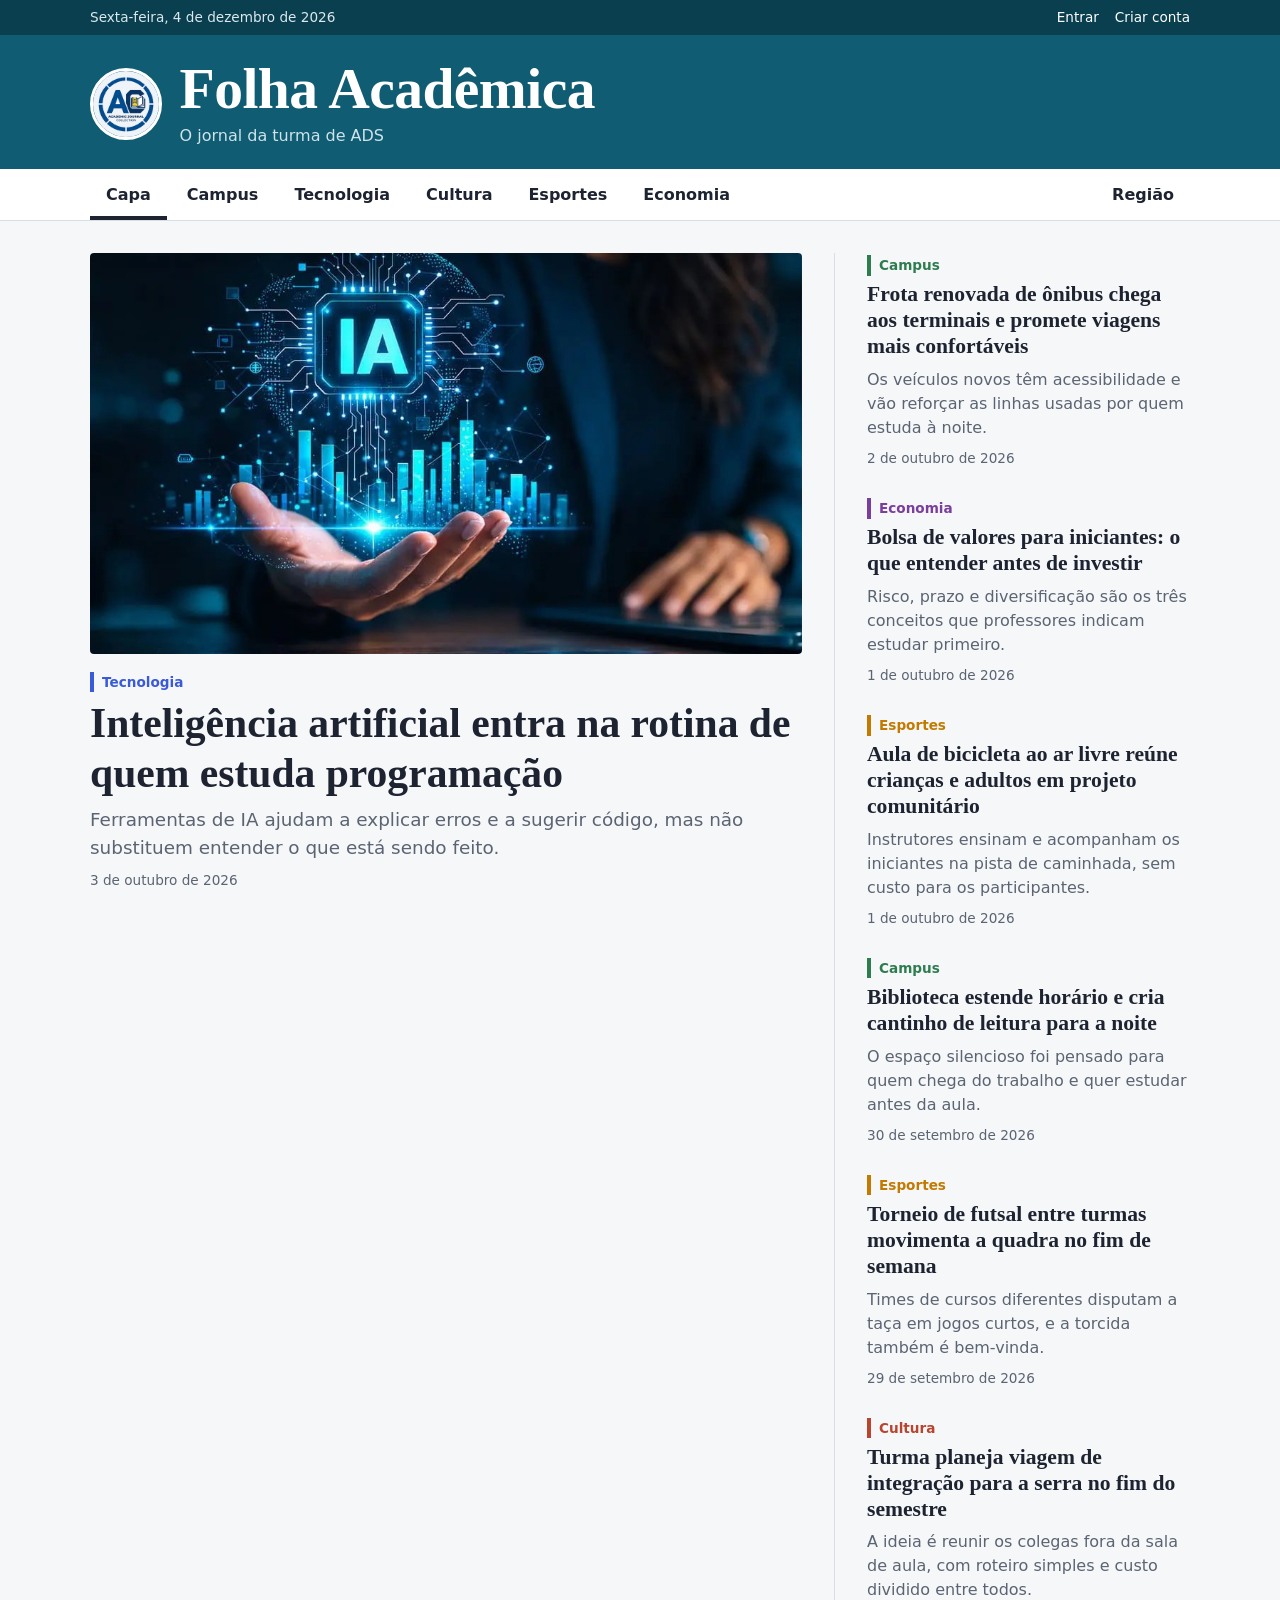
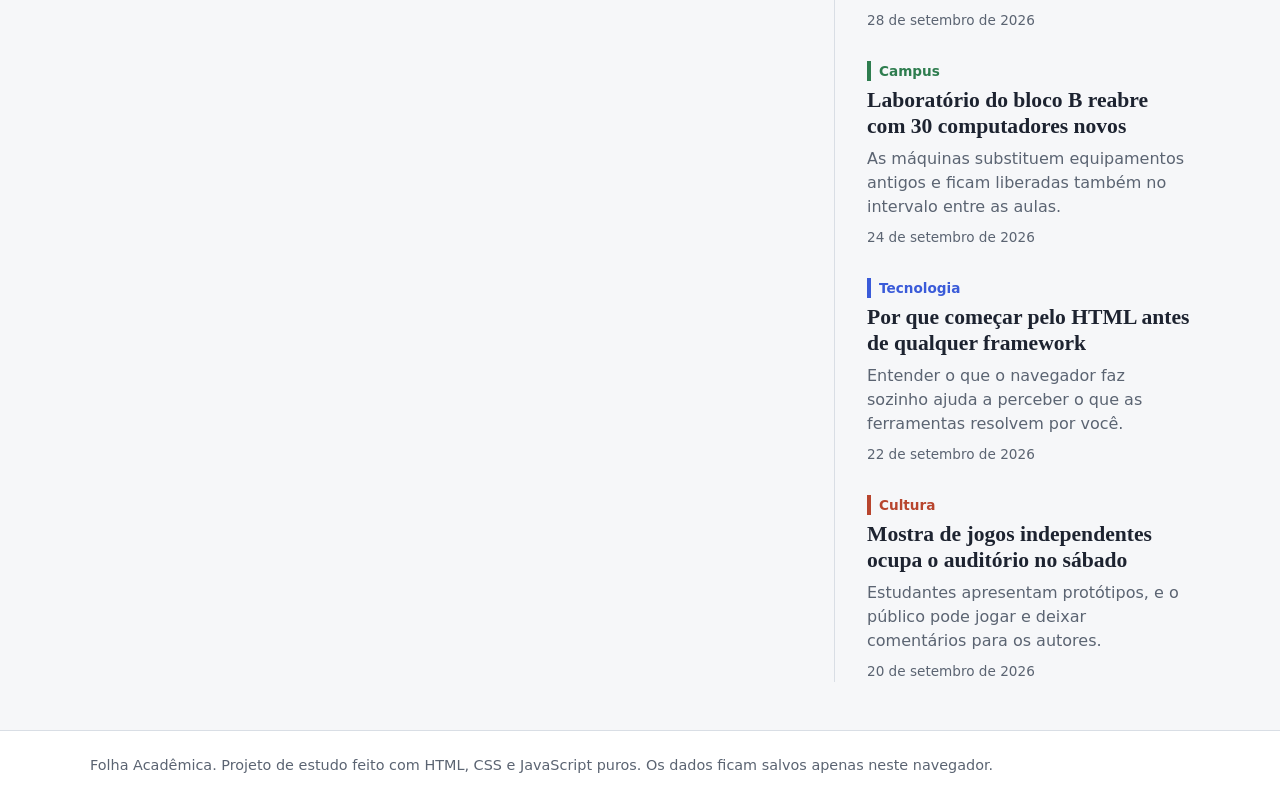
<file: index.html>
<!DOCTYPE html>
<html lang="pt-BR">
<head>
  <meta charset="UTF-8">
  <meta name="viewport" content="width=device-width, initial-scale=1">
  <title>Folha Acadêmica</title>
  <link rel="icon" type="image/png" href="img/favicon.png">
  <link rel="apple-touch-icon" href="img/icone-180.png">
  <link rel="stylesheet" href="css/style.css">
</head>
<body data-pagina="capa">
  <header id="topo"></header>

  <main class="container" id="conteudo">
    <!-- preenchido por js/index.js -->
  </main>

  <footer id="rodape" class="rodape"></footer>

  <!-- A ordem importa: cada arquivo usa o que os anteriores criaram -->
  <script src="js/util.js"></script>
  <script src="js/db.js"></script>
  <script src="js/auth.js"></script>
  <script src="js/layout.js"></script>
  <script src="js/index.js"></script>
</body>
</html>
</file>
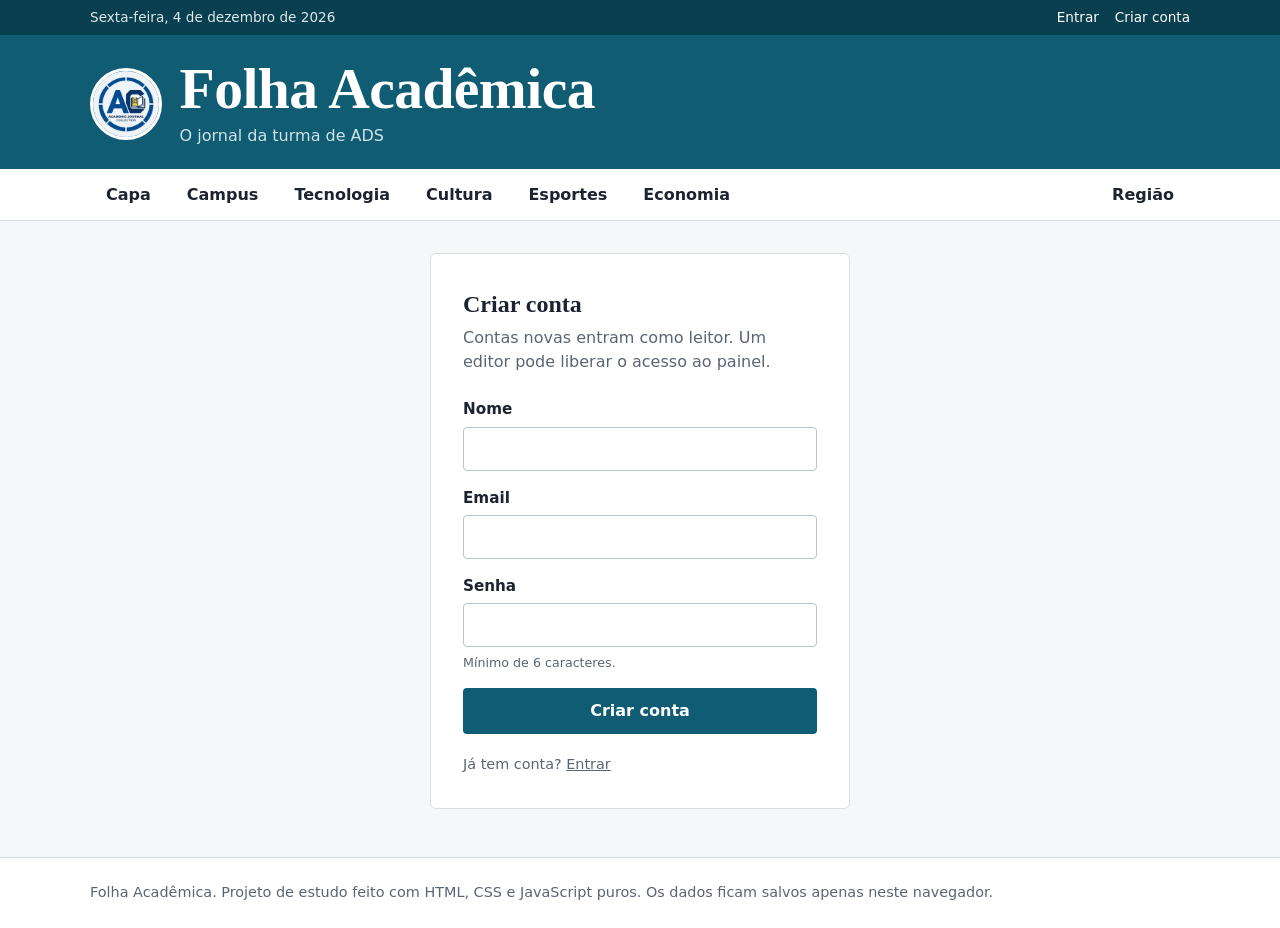
<file: cadastro.html>
<!DOCTYPE html>
<html lang="pt-BR">
<head>
  <meta charset="UTF-8">
  <meta name="viewport" content="width=device-width, initial-scale=1">
  <title>Criar conta | Folha Acadêmica</title>
  <link rel="icon" type="image/png" href="img/favicon.png">
  <link rel="apple-touch-icon" href="img/icone-180.png">
  <link rel="stylesheet" href="css/style.css">
</head>
<body data-pagina="cadastro">
  <header id="topo"></header>

  <main class="container" id="conteudo">
    <section class="caixa-form">
      <h1>Criar conta</h1>
      <p>Contas novas entram como leitor. Um editor pode liberar o acesso ao painel.</p>
      <form id="form-cadastro" class="formulario">
        <p id="mensagem" class="mensagem" role="alert" hidden></p>
        <label>Nome
          <input type="text" name="nome" autocomplete="name" required maxlength="60">
        </label>
        <label>Email
          <input type="email" name="email" autocomplete="email" required>
        </label>
        <label>Senha
          <input type="password" name="senha" autocomplete="new-password" required minlength="6">
          <small>Mínimo de 6 caracteres.</small>
        </label>
        <button type="submit" class="botao">Criar conta</button>
      </form>
      <p class="dica">Já tem conta? <a href="login.html">Entrar</a></p>
    </section>
  </main>

  <footer id="rodape" class="rodape"></footer>

  <!-- A ordem importa: cada arquivo usa o que os anteriores criaram -->
  <script src="js/util.js"></script>
  <script src="js/db.js"></script>
  <script src="js/auth.js"></script>
  <script src="js/layout.js"></script>
  <script src="js/cadastro.js"></script>
</body>
</html>
</file>
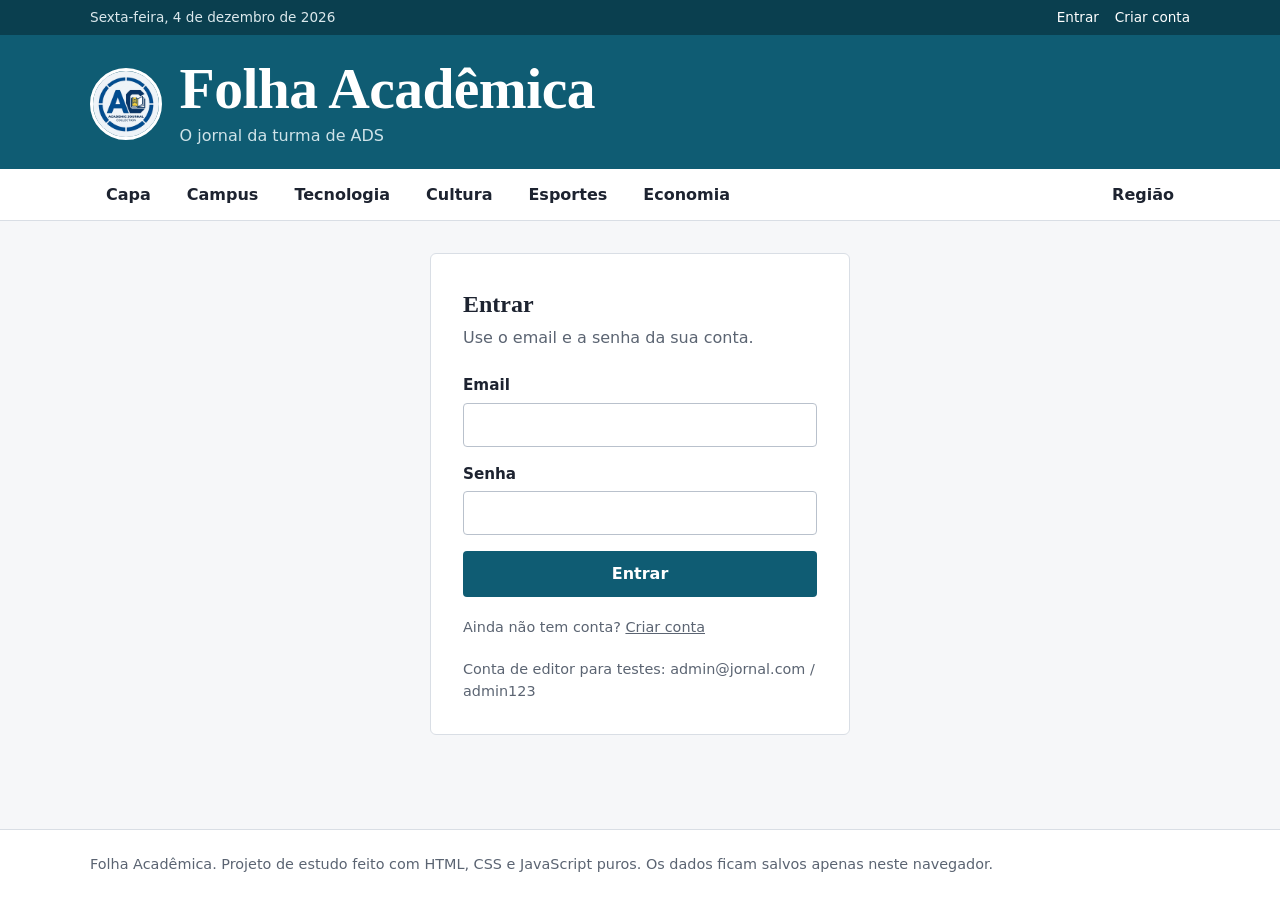
<file: cms.html>
<!DOCTYPE html>
<html lang="pt-BR">
<head>
  <meta charset="UTF-8">
  <meta name="viewport" content="width=device-width, initial-scale=1">
  <title>Painel | Folha Acadêmica</title>
  <link rel="icon" type="image/png" href="img/favicon.png">
  <link rel="apple-touch-icon" href="img/icone-180.png">
  <link rel="stylesheet" href="css/style.css">
</head>
<body data-pagina="cms">
  <header id="topo"></header>

  <main class="container" id="conteudo">
    <header class="cabecalho-pagina">
      <h1>Painel do jornal</h1>
      <p>Crie, edite e publique matérias e abas. Tudo fica salvo neste navegador.</p>
    </header>

    <!-- MATÉRIAS -->
    <section class="cms__bloco">
      <div class="cms__colunas">
        <form id="form-materia" class="formulario">
          <h2 id="titulo-form-materia">Nova matéria</h2>
          <input type="hidden" name="materiaId">
          <label>Título
            <input type="text" name="titulo" required maxlength="160">
          </label>
          <label>Aba
            <select name="aba" required></select>
          </label>
          <label>Resumo
            <textarea name="resumo" rows="2" required maxlength="300"></textarea>
          </label>
          <label>Texto
            <textarea name="conteudo" rows="9" required></textarea>
            <small>Deixe uma linha em branco entre os parágrafos.</small>
          </label>
          <label>Imagem: caminho em img/ ou endereço (opcional)
            <input type="text" name="imagem" placeholder="img/arquivo.jpg ou https://">
          </label>
          <label class="check">
            <input type="checkbox" name="publicada" checked> Publicar no site
          </label>
          <div class="acoes">
            <button type="submit" class="botao">Salvar matéria</button>
            <button type="button" class="botao botao--secundario" id="cancelar-materia" hidden>Cancelar edição</button>
          </div>
        </form>

        <div>
          <h2>Matérias</h2>
          <div class="rolagem">
            <table class="tabela">
              <thead><tr><th>Título</th><th>Aba</th><th>Situação</th><th><span class="oculto">Ações</span></th></tr></thead>
              <tbody id="lista-materias"></tbody>
            </table>
          </div>
        </div>
      </div>
    </section>

    <!-- ABAS -->
    <section class="cms__bloco">
      <div class="cms__colunas">
        <form id="form-aba" class="formulario">
          <h2 id="titulo-form-aba">Nova aba</h2>
          <input type="hidden" name="abaSlug">
          <label>Nome
            <input type="text" name="nome" required maxlength="40">
          </label>
          <label>O que esta aba cobre
            <textarea name="descricao" rows="3" required maxlength="200"></textarea>
            <small>Aparece na página Região e no topo da aba.</small>
          </label>
          <label>Cor
            <input type="color" name="cor" value="#0f5c73">
          </label>
          <div class="acoes">
            <button type="submit" class="botao">Salvar aba</button>
            <button type="button" class="botao botao--secundario" id="cancelar-aba" hidden>Cancelar edição</button>
          </div>
        </form>

        <div>
          <h2>Abas</h2>
          <div class="rolagem">
            <table class="tabela">
              <thead><tr><th>Aba</th><th>Matérias</th><th><span class="oculto">Ações</span></th></tr></thead>
              <tbody id="lista-abas"></tbody>
            </table>
          </div>
        </div>
      </div>
    </section>

    <!-- USUÁRIOS -->
    <section class="cms__bloco">
      <h2>Usuários</h2>
      <div class="rolagem">
        <table class="tabela">
          <thead><tr><th>Usuário</th><th>Papel</th><th><span class="oculto">Ações</span></th></tr></thead>
          <tbody id="lista-usuarios"></tbody>
        </table>
      </div>
    </section>

    <section class="cms__bloco">
      <h2>Recomeçar</h2>
      <p>Apaga todas as matérias, abas e contas e volta aos dados de exemplo.</p>
      <button type="button" class="botao botao--perigo" id="botao-resetar">Apagar tudo e recomeçar</button>
    </section>

    <p id="aviso-cms" class="aviso-cms" role="status"></p>
  </main>

  <footer id="rodape" class="rodape"></footer>

  <!-- A ordem importa: cada arquivo usa o que os anteriores criaram -->
  <script src="js/util.js"></script>
  <script src="js/db.js"></script>
  <script src="js/auth.js"></script>
  <script src="js/layout.js"></script>
  <script src="js/cms.js"></script>
</body>
</html>
</file>
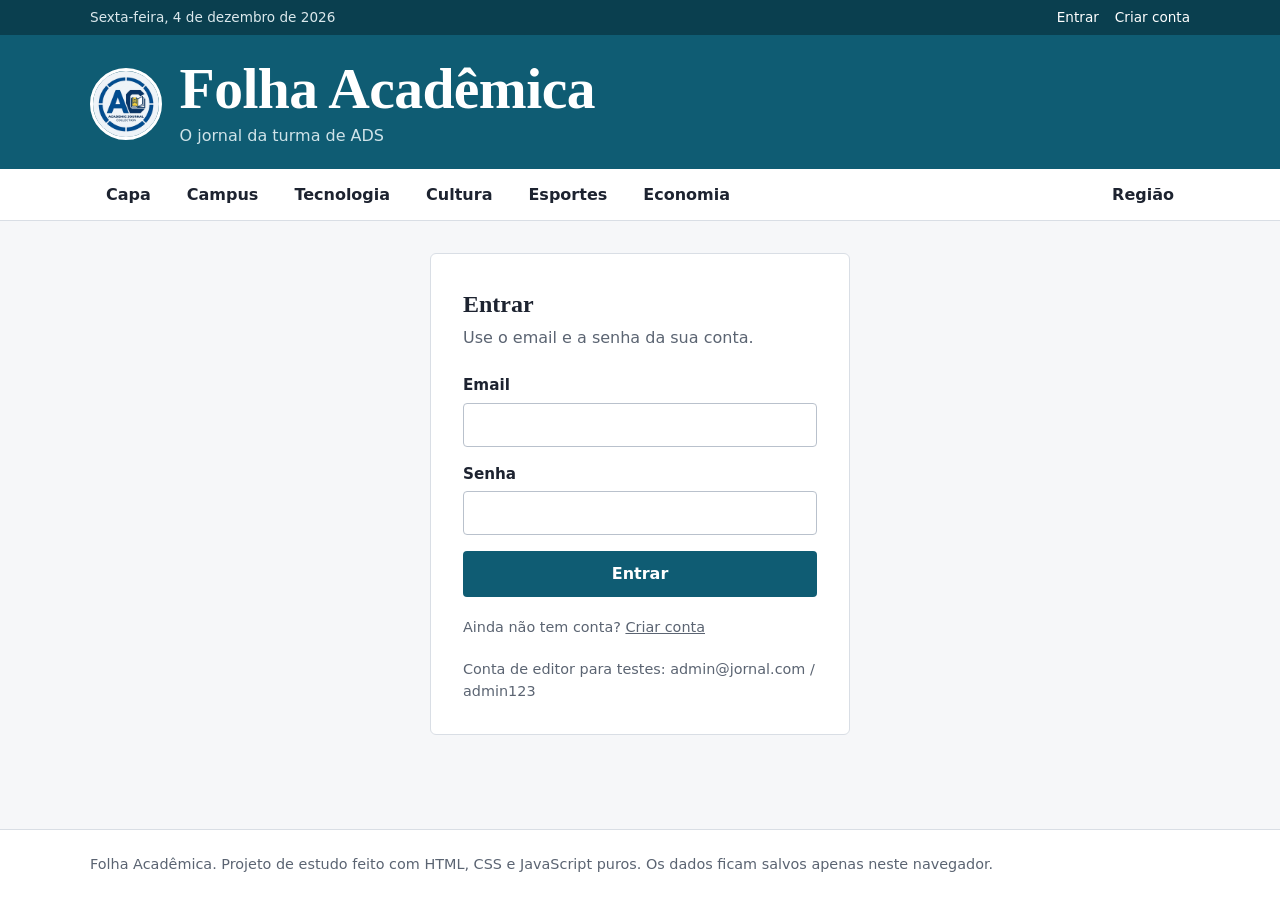
<file: login.html>
<!DOCTYPE html>
<html lang="pt-BR">
<head>
  <meta charset="UTF-8">
  <meta name="viewport" content="width=device-width, initial-scale=1">
  <title>Entrar | Folha Acadêmica</title>
  <link rel="icon" type="image/png" href="img/favicon.png">
  <link rel="apple-touch-icon" href="img/icone-180.png">
  <link rel="stylesheet" href="css/style.css">
</head>
<body data-pagina="login">
  <header id="topo"></header>

  <main class="container" id="conteudo">
    <section class="caixa-form">
      <h1>Entrar</h1>
      <p>Use o email e a senha da sua conta.</p>
      <form id="form-login" class="formulario">
        <p id="mensagem" class="mensagem" role="alert" hidden></p>
        <label>Email
          <input type="email" name="email" autocomplete="email" required>
        </label>
        <label>Senha
          <input type="password" name="senha" autocomplete="current-password" required>
        </label>
        <button type="submit" class="botao">Entrar</button>
      </form>
      <p class="dica">Ainda não tem conta? <a href="cadastro.html">Criar conta</a></p>
      <p class="dica">Conta de editor para testes: admin@jornal.com / admin123</p>
    </section>
  </main>

  <footer id="rodape" class="rodape"></footer>

  <!-- A ordem importa: cada arquivo usa o que os anteriores criaram -->
  <script src="js/util.js"></script>
  <script src="js/db.js"></script>
  <script src="js/auth.js"></script>
  <script src="js/layout.js"></script>
  <script src="js/login.js"></script>
</body>
</html>
</file>
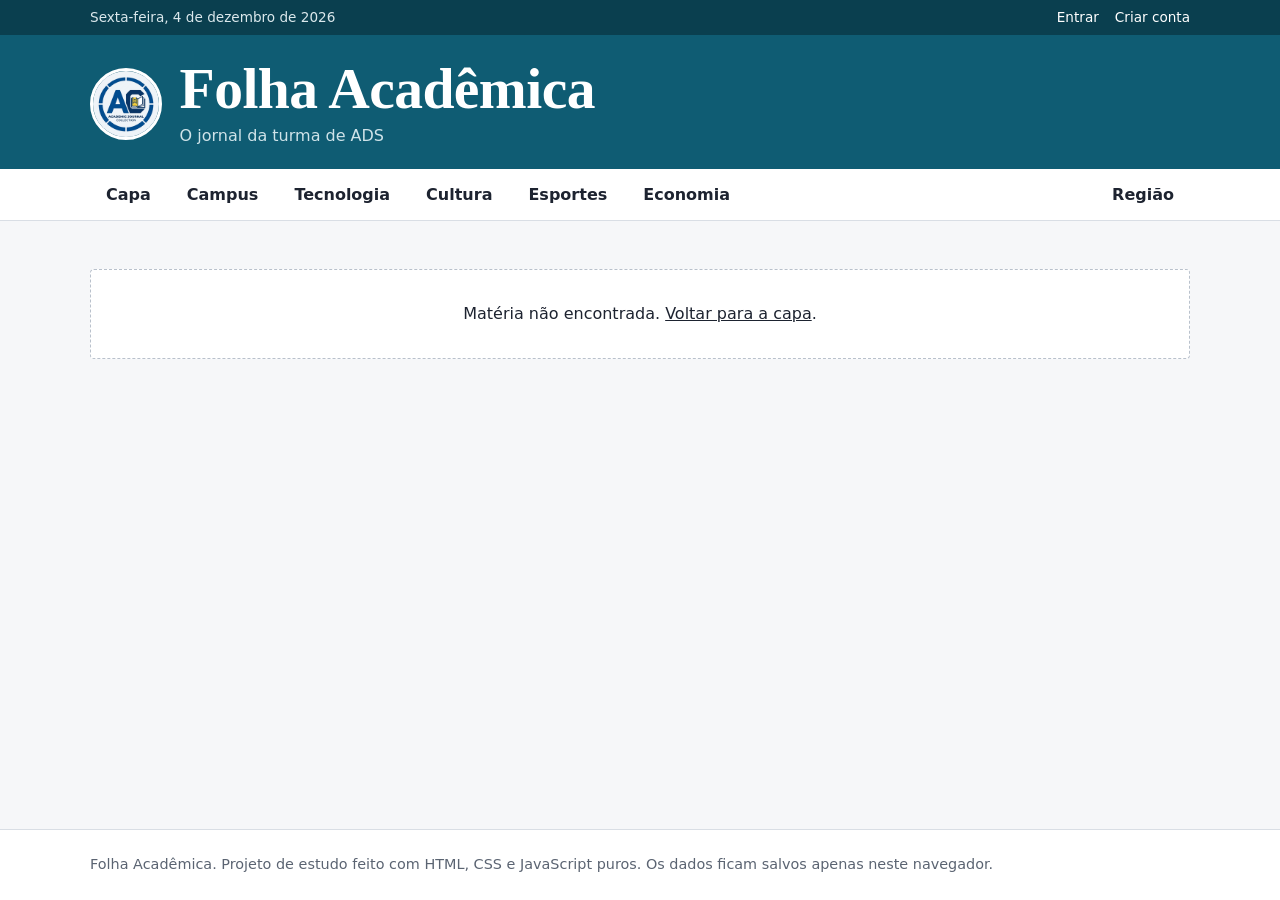
<file: materia.html>
<!DOCTYPE html>
<html lang="pt-BR">
<head>
  <meta charset="UTF-8">
  <meta name="viewport" content="width=device-width, initial-scale=1">
  <title>Matéria | Folha Acadêmica</title>
  <link rel="icon" type="image/png" href="img/favicon.png">
  <link rel="apple-touch-icon" href="img/icone-180.png">
  <link rel="stylesheet" href="css/style.css">
</head>
<body data-pagina="materia">
  <header id="topo"></header>

  <main class="container" id="conteudo">
    <!-- preenchido por js/materia.js -->
  </main>

  <footer id="rodape" class="rodape"></footer>

  <!-- A ordem importa: cada arquivo usa o que os anteriores criaram -->
  <script src="js/util.js"></script>
  <script src="js/db.js"></script>
  <script src="js/auth.js"></script>
  <script src="js/layout.js"></script>
  <script src="js/materia.js"></script>
</body>
</html>
</file>
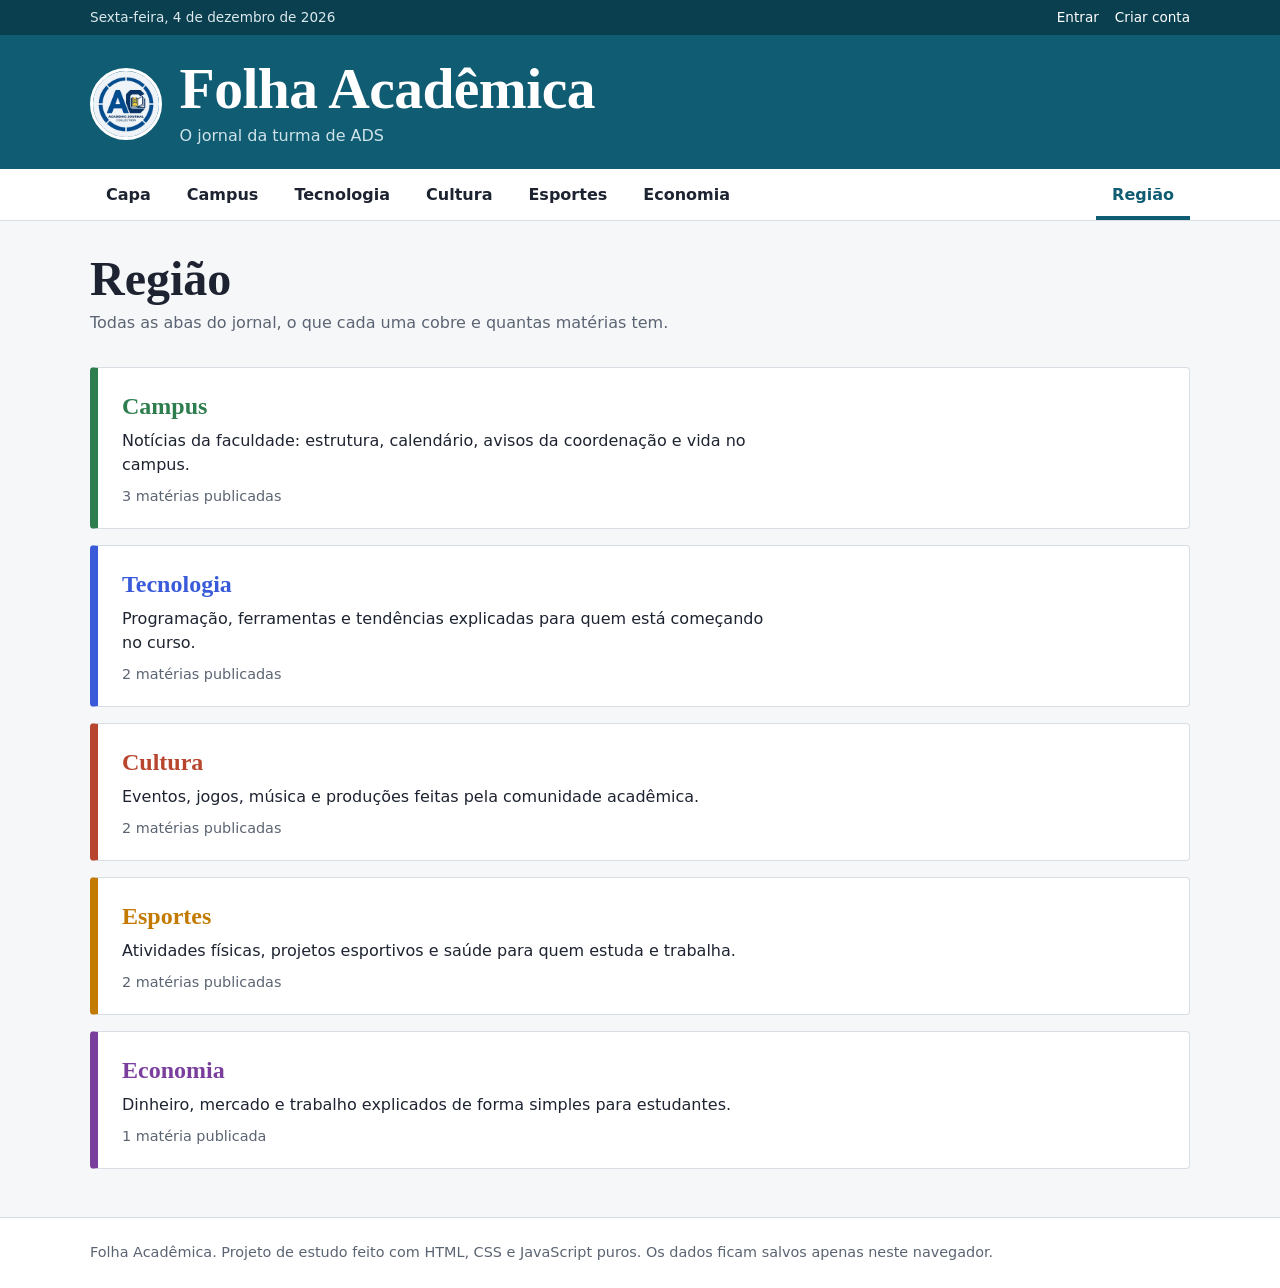
<file: regiao.html>
<!DOCTYPE html>
<html lang="pt-BR">
<head>
  <meta charset="UTF-8">
  <meta name="viewport" content="width=device-width, initial-scale=1">
  <title>Região | Folha Acadêmica</title>
  <link rel="icon" type="image/png" href="img/favicon.png">
  <link rel="apple-touch-icon" href="img/icone-180.png">
  <link rel="stylesheet" href="css/style.css">
</head>
<body data-pagina="regiao">
  <header id="topo"></header>

  <main class="container" id="conteudo">
    <!-- preenchido por js/regiao.js -->
  </main>

  <footer id="rodape" class="rodape"></footer>

  <!-- A ordem importa: cada arquivo usa o que os anteriores criaram -->
  <script src="js/util.js"></script>
  <script src="js/db.js"></script>
  <script src="js/auth.js"></script>
  <script src="js/layout.js"></script>
  <script src="js/regiao.js"></script>
</body>
</html>
</file>
<file: css/style.css>
/* ===== Variáveis: mude aqui e o site inteiro acompanha ===== */
:root {
  --tinta: #1d2330;
  --suave: #5b6472;
  --linha: #d9dee5;
  --fundo: #f6f7f9;
  --papel: #ffffff;
  --marca: #0f5c73;
  --marca-escura: #0a3f4f;
  --perigo: #9a3412;
  --serifa: Georgia, "Times New Roman", serif;
  --sans: system-ui, -apple-system, "Segoe UI", Roboto, sans-serif;
}

* { box-sizing: border-box; }

body {
  margin: 0;
  font-family: var(--sans);
  color: var(--tinta);
  background: var(--fundo);
  line-height: 1.5;
  min-height: 100vh;
  display: flex;
  flex-direction: column;
}

main { flex: 1; }
a { color: inherit; }
img { max-width: 100%; display: block; }
:focus-visible { outline: 3px solid var(--marca); outline-offset: 2px; }

.container { width: min(1100px, 100% - 2rem); margin-inline: auto; }
main.container { padding: 2rem 0 3rem; }

/* texto só para leitores de tela */
.oculto {
  position: absolute; width: 1px; height: 1px; overflow: hidden;
  clip: rect(0 0 0 0); white-space: nowrap;
}

/* ===== Topo ===== */
.faixa-topo { background: var(--marca-escura); color: #dbe8ec; font-size: .85rem; }
.faixa-topo__linha {
  display: flex; justify-content: space-between; align-items: center;
  flex-wrap: wrap; gap: .5rem 1rem; padding: .45rem 0;
}
.data-hoje { display: inline-block; }
.data-hoje::first-letter { text-transform: uppercase; }

.usuario { display: flex; align-items: center; gap: 1rem; }
.usuario a, .link-botao {
  color: #fff; text-decoration: none; font: inherit;
  background: none; border: 0; padding: 0; cursor: pointer;
}
.usuario a:hover, .link-botao:hover { text-decoration: underline; }

.cabecalho { background: var(--marca); color: #fff; padding: 1.6rem 0 1.3rem; }
.marca {
  font-family: var(--serifa); font-weight: 700; text-decoration: none;
  font-size: clamp(2.2rem, 6vw, 3.6rem); line-height: 1; letter-spacing: -.01em;
}
.lema { margin: .4rem 0 0; color: #cfe3e9; }
.cabecalho__linha { display: flex; align-items: center; gap: 1.1rem; }
.marca__logo { flex: none; display: block; line-height: 0; }
.marca__logo img {
  width: 72px; height: 72px; border-radius: 50%;
  border: 3px solid #fff; background: #fff;
}

/* Barra de abas: cada aba tem sua cor (--cor), usada na borda quando ativa */
.abas {
  background: var(--papel); border-bottom: 1px solid var(--linha);
  position: sticky; top: 0; z-index: 10;
}
.abas__lista { display: flex; gap: .25rem; overflow-x: auto; }
.abas a {
  --cor: var(--tinta);
  padding: .85rem 1rem .6rem;
  font-weight: 600; text-decoration: none; white-space: nowrap;
  border-bottom: 4px solid transparent;
}
.abas a.abas__todas { --cor: var(--marca); margin-left: auto; }
.abas a:hover { border-bottom-color: var(--linha); }
.abas a[aria-current="page"] { color: var(--cor); border-bottom-color: var(--cor); }

/* ===== Cartões de matéria ===== */
.rotulo-aba {
  display: inline-block; margin-bottom: .4rem; padding-left: .5rem;
  border-left: 4px solid var(--cor);
  color: var(--cor); font-weight: 700; font-size: .85rem; text-decoration: none;
}
.rotulo-aba:hover { text-decoration: underline; }

.cartao__capa {
  background: var(--cor); aspect-ratio: 16 / 9; border-radius: 4px;
  display: flex; align-items: flex-end; padding: 1rem 1.25rem; margin-bottom: 1rem;
}
.cartao__capa span {
  color: rgba(255, 255, 255, .85); font-family: var(--serifa);
  font-weight: 700; font-size: clamp(3rem, 8vw, 5rem); line-height: 1;
}
.cartao img {
  width: 100%; aspect-ratio: 16 / 9; object-fit: cover;
  border-radius: 4px; margin-bottom: 1rem;
}
.cartao__titulo { font-family: var(--serifa); font-size: 1.35rem; line-height: 1.2; margin: 0 0 .5rem; }
.cartao__titulo a { text-decoration: none; }
.cartao__titulo a:hover { text-decoration: underline; }
.cartao__resumo { margin: 0 0 .5rem; color: var(--suave); }
.cartao__meta { margin: 0; font-size: .85rem; color: var(--suave); }

.cartao--destaque .cartao__titulo { font-size: clamp(1.8rem, 4vw, 2.6rem); }
.cartao--destaque .cartao__resumo { font-size: 1.15rem; }

/* ===== Capa ===== */
.capa { display: grid; grid-template-columns: 2fr 1fr; gap: 2rem; }
.capa__lista {
  display: flex; flex-direction: column; gap: 1.75rem;
  border-left: 1px solid var(--linha); padding-left: 2rem;
}
.grade { display: grid; grid-template-columns: repeat(auto-fill, minmax(260px, 1fr)); gap: 2rem; }

/* ===== Cabeçalhos de página ===== */
.cabecalho-pagina, .cabecalho-aba { margin-bottom: 2rem; }
.cabecalho-pagina h1, .cabecalho-aba h1 {
  font-family: var(--serifa); font-size: clamp(2rem, 5vw, 3rem); line-height: 1.1; margin: 0 0 .3rem;
}
.cabecalho-pagina p, .cabecalho-aba p { margin: 0; color: var(--suave); max-width: 60ch; }
.cabecalho-aba { border-left: 8px solid var(--cor); padding-left: 1rem; }
.cabecalho-aba h1 { color: var(--cor); }

/* ===== Região ===== */
.regiao { display: grid; gap: 1rem; }
.regiao__aba {
  background: var(--papel); border: 1px solid var(--linha); border-left: 8px solid var(--cor);
  border-radius: 4px; padding: 1.25rem 1.5rem;
}
.regiao__aba h2 { font-family: var(--serifa); font-size: 1.5rem; margin: 0 0 .3rem; }
.regiao__aba h2 a { color: var(--cor); text-decoration: none; }
.regiao__aba h2 a:hover { text-decoration: underline; }
.regiao__aba p { margin: 0; max-width: 65ch; }
.regiao__aba .regiao__qtd { margin-top: .6rem; color: var(--suave); font-size: .9rem; }

/* ===== Matéria ===== */
.materia { max-width: 70ch; margin-inline: auto; }
.materia h1 { font-family: var(--serifa); font-size: clamp(2rem, 5vw, 3rem); line-height: 1.1; margin: .3rem 0 .75rem; }
.materia__resumo { font-size: 1.25rem; color: var(--suave); margin: 0 0 1rem; }
.materia__meta {
  font-size: .9rem; color: var(--suave); margin: 0 0 1.5rem; padding: .6rem 0;
  border-top: 1px solid var(--linha); border-bottom: 1px solid var(--linha);
}
.materia__img { width: 100%; border-radius: 4px; margin-bottom: 1.5rem; }
.materia__texto { font-family: var(--serifa); font-size: 1.15rem; line-height: 1.75; }

.aviso { background: #fff7e0; border: 1px solid #e8c46a; border-radius: 4px; padding: .6rem 1rem; }
.vazio {
  background: var(--papel); border: 1px dashed #b9c1cc; border-radius: 4px;
  padding: 2rem; text-align: center;
}

/* ===== Formulários ===== */
.caixa-form {
  max-width: 420px; margin-inline: auto; padding: 2rem;
  background: var(--papel); border: 1px solid var(--linha); border-radius: 6px;
}
.caixa-form h1 { font-family: var(--serifa); margin: 0 0 .25rem; }
.caixa-form > p { color: var(--suave); margin: 0 0 1.5rem; }
.caixa-form > .dica { margin: 1.25rem 0 0; font-size: .9rem; }

.formulario { display: grid; gap: 1rem; align-content: start; }
.formulario h2 { margin: 0; }
.formulario label { display: grid; gap: .35rem; font-weight: 600; font-size: .95rem; }
.formulario input[type="text"],
.formulario input[type="email"],
.formulario input[type="password"],
.formulario input[type="url"],
.formulario select,
.formulario textarea {
  width: 100%; font: inherit; font-weight: 400; color: var(--tinta); background: #fff;
  padding: .6rem .7rem; border: 1px solid #b9c1cc; border-radius: 4px;
}
.formulario textarea { resize: vertical; }
.formulario small { font-weight: 400; color: var(--suave); }
.formulario label.check { display: flex; align-items: center; gap: .5rem; font-weight: 400; }
.formulario input[type="color"] {
  width: 4rem; height: 2.5rem; padding: 2px; border: 1px solid #b9c1cc; border-radius: 4px; background: #fff;
}

.acoes { display: flex; flex-wrap: wrap; gap: .75rem; }
.botao {
  font: inherit; font-weight: 600; cursor: pointer;
  background: var(--marca); color: #fff; border: 0; border-radius: 4px; padding: .7rem 1.2rem;
}
.botao:hover { background: var(--marca-escura); }
.botao--secundario { background: transparent; color: var(--tinta); border: 1px solid #b9c1cc; }
.botao--secundario:hover { background: var(--fundo); }
.botao--perigo { background: var(--perigo); }
.botao--perigo:hover { background: #7c2d12; }

.mensagem { margin: 0; padding: .6rem .8rem; border-radius: 4px; background: #fdecea; color: #8a1c1c; }

/* ===== CMS ===== */
.cms__bloco {
  background: var(--papel); border: 1px solid var(--linha); border-radius: 6px;
  padding: 1.5rem; margin-bottom: 2rem;
}
.cms__bloco h2 { font-family: var(--serifa); font-size: 1.4rem; margin: 0 0 1rem; }
.cms__bloco > p { margin: 0 0 1rem; color: var(--suave); }
.cms__colunas { display: grid; grid-template-columns: minmax(0, 1fr) minmax(0, 1.3fr); gap: 2.5rem; }

.rolagem { overflow-x: auto; }
.tabela { width: 100%; border-collapse: collapse; font-size: .95rem; }
.tabela th, .tabela td {
  text-align: left; vertical-align: top; padding: .6rem .5rem; border-bottom: 1px solid var(--linha);
}
.tabela th { font-size: .85rem; color: var(--suave); font-weight: 600; }
.tabela td small { color: var(--suave); }
.tabela__acoes { white-space: nowrap; text-align: right; }
.tabela__acoes button {
  font: inherit; font-size: .85rem; cursor: pointer; margin-left: .25rem;
  background: #fff; border: 1px solid #b9c1cc; border-radius: 4px; padding: .25rem .6rem;
}
.tabela__acoes button:hover { background: var(--fundo); }

.selo { display: inline-block; font-size: .8rem; padding: .1rem .55rem; border-radius: 999px; background: #e3f1e8; color: #1f5e3a; }
.selo--rascunho { background: #fff1cc; color: #7a5200; }

.cor-aba {
  display: inline-block; width: .9rem; height: .9rem; margin-right: .45rem;
  border-radius: 2px; background: var(--cor); vertical-align: -1px;
}

.aviso-cms {
  position: fixed; right: 1rem; bottom: 1rem; margin: 0;
  background: var(--tinta); color: #fff; padding: .7rem 1rem; border-radius: 4px;
}
.aviso-cms:empty { display: none; }

/* ===== Rodapé ===== */
.rodape {
  background: var(--papel); border-top: 1px solid var(--linha);
  padding: 1.5rem 0; color: var(--suave); font-size: .9rem;
}

/* ===== Celular ===== */
@media (max-width: 760px) {
  .capa, .cms__colunas { grid-template-columns: 1fr; }
  .marca__logo img { width: 52px; height: 52px; }
  .capa__lista { border-left: 0; padding-left: 0; border-top: 1px solid var(--linha); padding-top: 1.5rem; }
}
</file>
